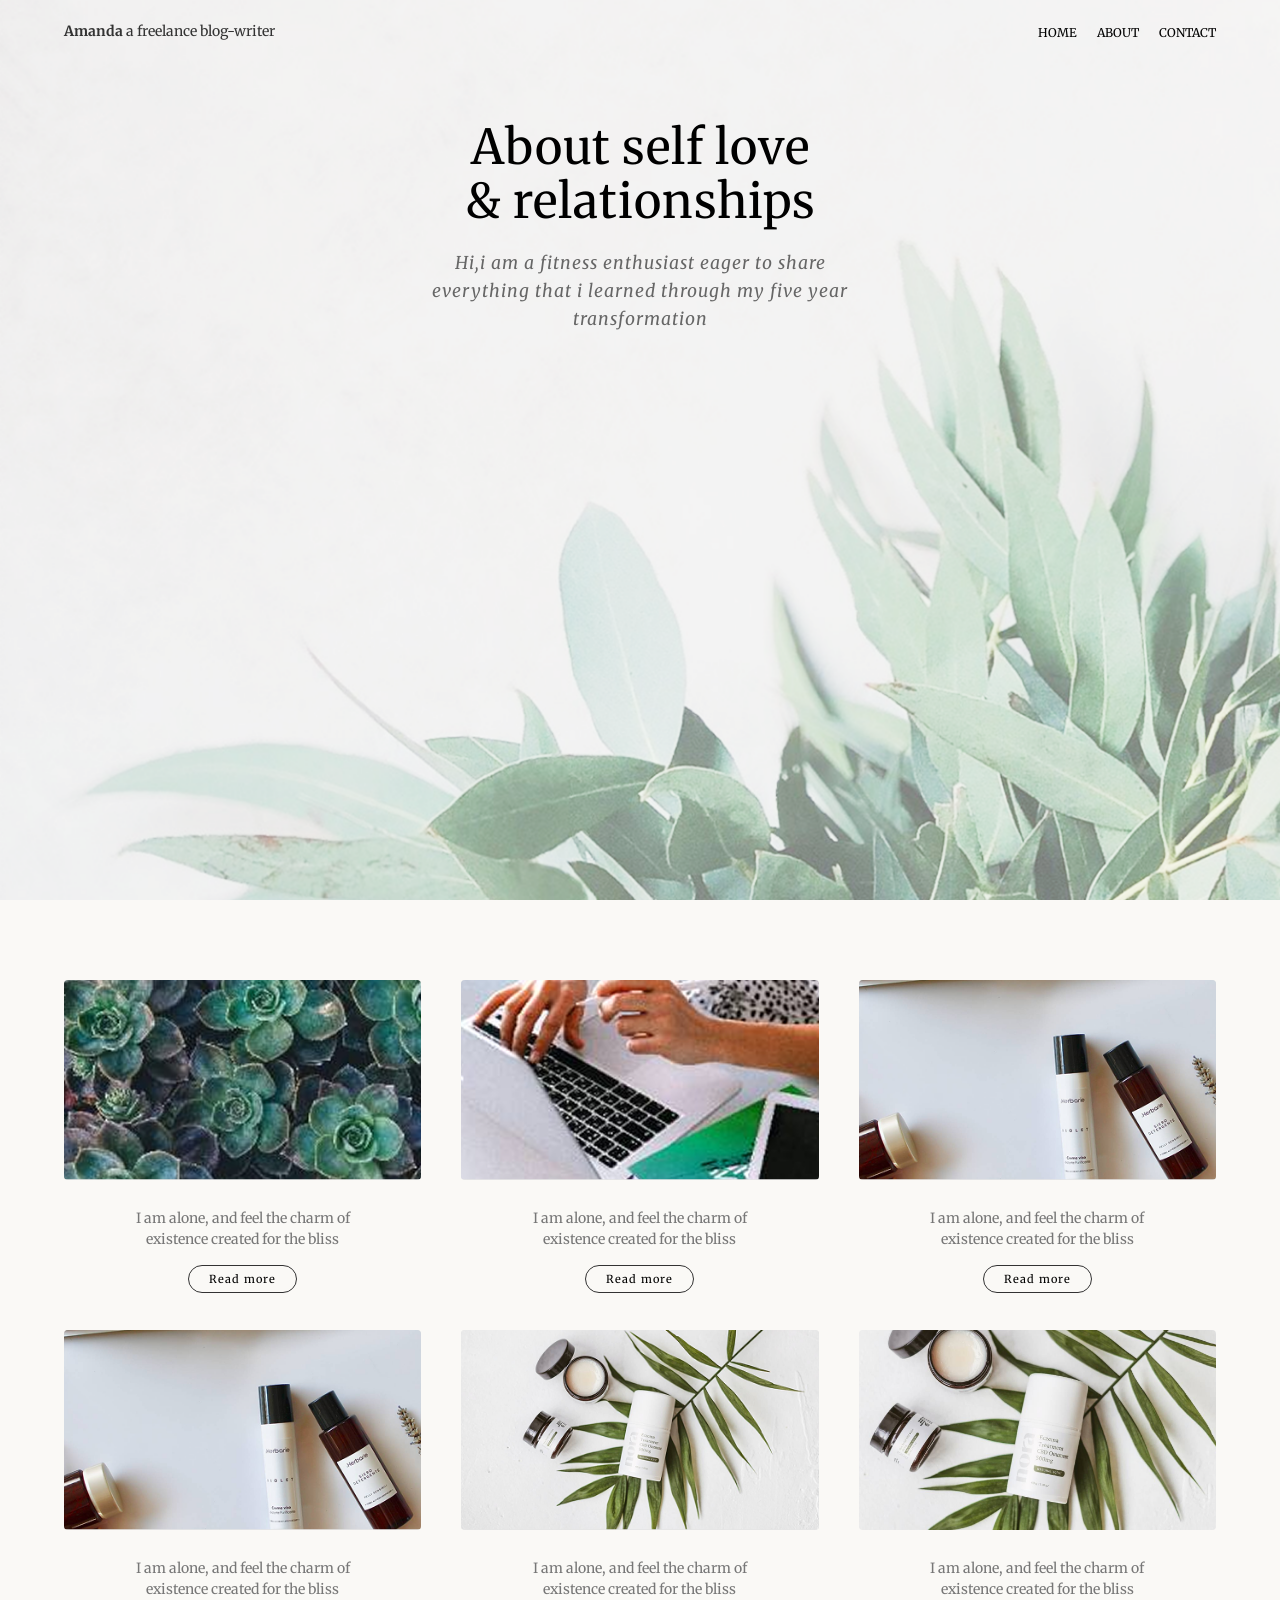
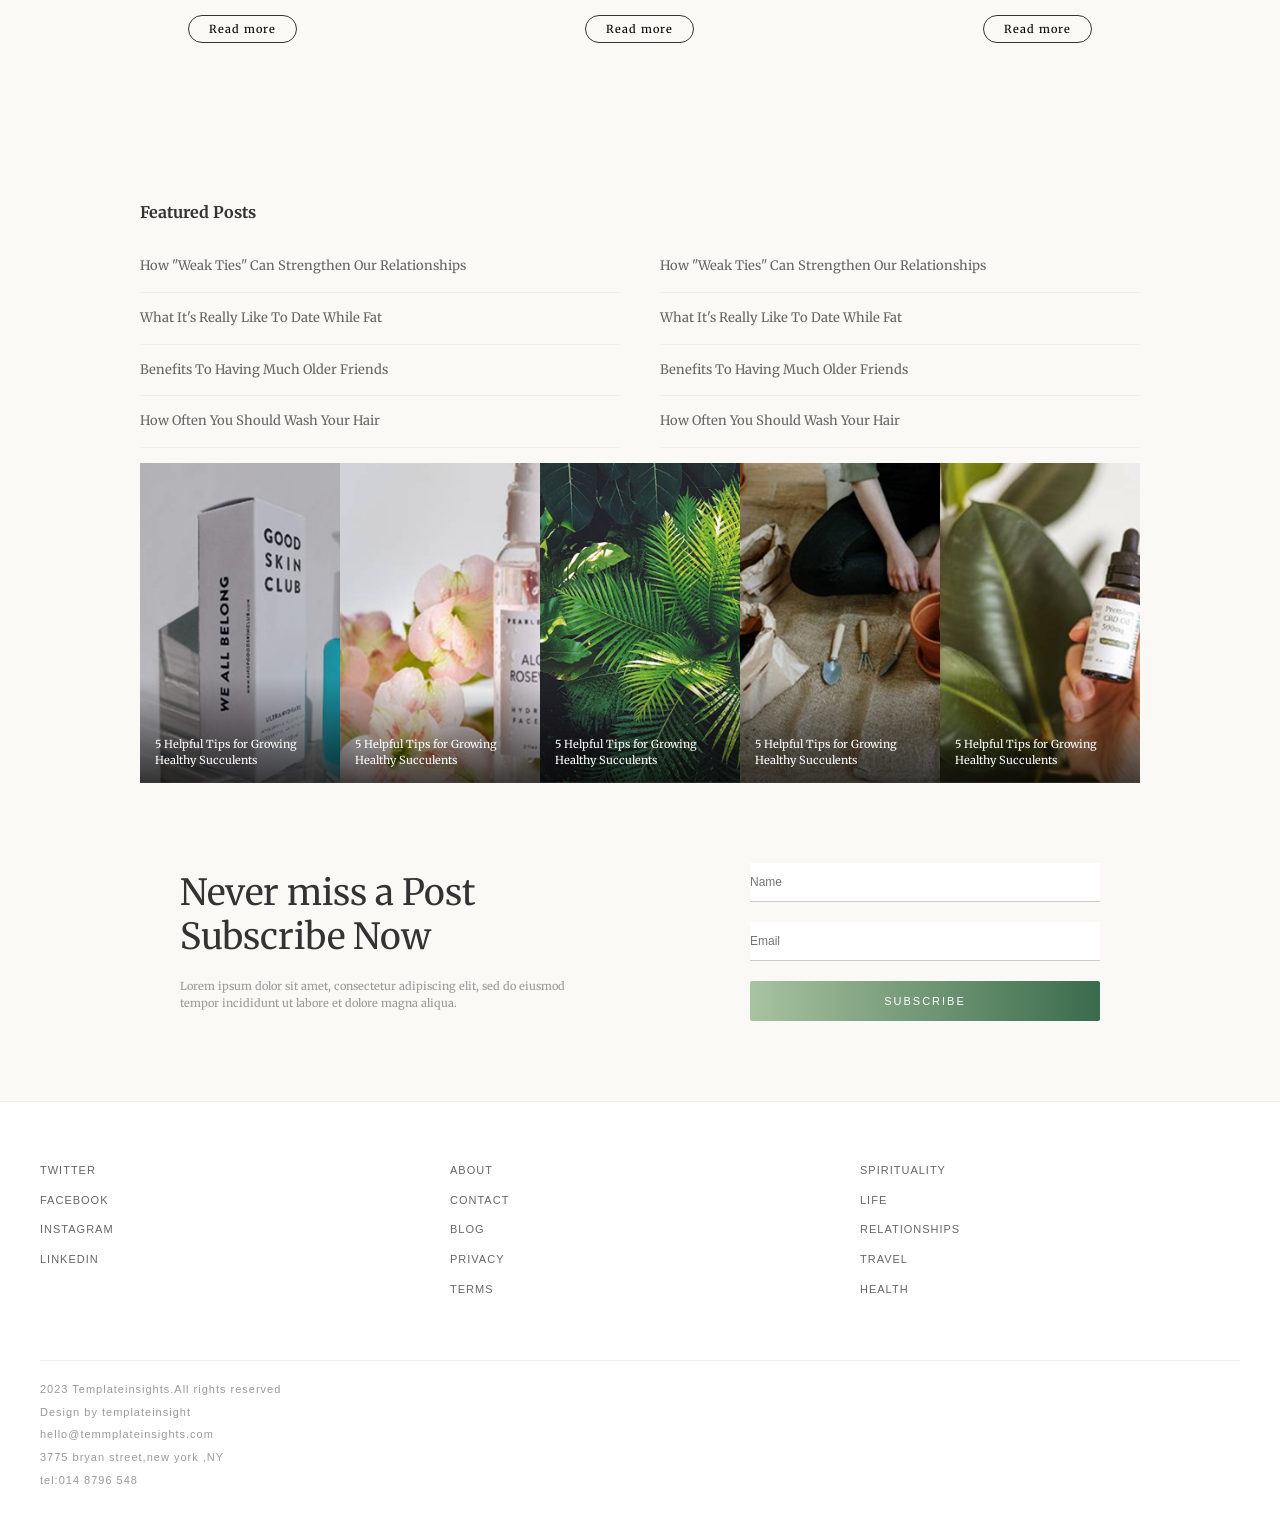
<file: index.html>
<!DOCTYPE html>
<html lang="en">
<head>
    <meta charset="UTF-8">
    <meta name="viewport" content="width=device-width, initial-scale=1.0">
    <title>Document</title>
    <link rel="stylesheet" href="project.css">
</head>
<body>
   
    <nav>
    <p>
        <span class="lol">Amanda</span> a freelance blog-writer
    </p>
    <div class="nav-menu">
        <a href="index.html">HOME</a>
        <a href="about.html">ABOUT</a>
        <a href="contact.html">CONTACT</a>

    </div>

    </nav>
  
        <section class="hero">
            <h1>About self love <br>
               & relationships</h1>
            <p>Hi,i am a fitness enthusiast eager to share <br> everything that i learned through my five year <br> transformation</p>
        </section>

            

            

    
   
<div class="blog-grid">
  <!-- Row 1 -->
  <div class="card">
    <img src="images/mVXskviY-PQ (1).png" alt="">
    <h3>I am alone, and feel the charm of existence created for the bliss</h3>
    <a href="about.html" class="btn">Read more</a>
  </div>
  <div class="card">
    <img src="images/mVXskviY-PQ-2.png" alt="">
    <h3>I am alone, and feel the charm of existence created for the bliss</h3>
    <a href="about.html" class="btn">Read more</a>
  </div>
  <div class="card">
    <img src="images/mVXskviY-PQ-3.png" alt="">
    <h3>I am alone, and feel the charm of existence created for the bliss</h3>
    <a href="about.html" class="btn">Read more</a>
  </div>

  <div class="card">
    <img src="images/mVXskviY-PQ-3.png" alt="">
    <h3>I am alone, and feel the charm of existence created for the bliss</h3>
    <a href="about.html" class="btn">Read more</a>
  </div>
  <div class="card">
    <img src="images/mVXskviY-PQ-4.png" alt="">
    <h3>I am alone, and feel the charm of existence created for the bliss</h3>
    <a href="about.html" class="btn">Read more</a>
  </div>
  <div class="card">
    <img src="images/mVXskviY-PQ-5.png" alt="">
    <h3>I am alone, and feel the charm of existence created for the bliss</h3>
    <a href="about.html" class="btn">Read more</a>
  </div>
</div>

<div class="featured">
  <h2>Featured Posts</h2>
  <div class="featured-grid">
    <div>
      <div class="featured-item">How "Weak Ties" Can Strengthen Our Relationships</div>
      <div class="featured-item">What It's Really Like To Date While Fat</div>
      <div class="featured-item">Benefits To Having Much Older Friends</div>
      <div class="featured-item">How Often You Should Wash Your Hair</div>
    </div>
    <div>
      <div class="featured-item">How "Weak Ties" Can Strengthen Our Relationships</div>
      <div class="featured-item">What It's Really Like To Date While Fat</div>
      <div class="featured-item">Benefits To Having Much Older Friends</div>
      <div class="featured-item">How Often You Should Wash Your Hair</div>
    </div>
  </div>
  <div class="top-row">
  
  <div class="img-card card-1">
    <div class="overlay">5 Helpful Tips for Growing Healthy Succulents</div>
  </div>

  <div class="img-card card-2">
    <div class="overlay">5 Helpful Tips for Growing Healthy Succulents</div>
  </div>

  <div class="img-card  card-3">
    <div class="overlay">5 Helpful Tips for Growing Healthy Succulents</div>
  </div>

  <div class="img-card card-4">
    <div class="overlay">5 Helpful Tips for Growing Healthy Succulents</div>
  </div>

  <div class="img-card card-5">
    <div class="overlay">5 Helpful Tips for Growing Healthy Succulents</div>
  </div>

</div>


<div class="subscribe">
  <div class="subscribe-left">
    <h2>Never miss a Post<br>Subscribe Now</h2>
    <p>Lorem ipsum dolor sit amet, consectetur adipiscing elit, sed do eiusmod tempor incididunt ut labore et dolore magna aliqua.</p>
  </div>

  <div class="subscribe-right">
    <input type="text" placeholder="Name">
    <input type="email" placeholder="Email">
    <button>SUBSCRIBE</button>
  </div>
</div>
</div>
<footer class="footer">
        <div class="footer-container">
            <div class="footer-column">
                <ul class="footer-links">
                    <li><a href="">TWITTER</a></li>
                    <li><a href="">FACEBOOK</a></li>
                    <li><a href="">INSTAGRAM</a></li>
                    <li><a href="">LINKEDIN</a></li>
                </ul>
            </div>
            <div class="footer-column">
                <ul class="footer-links">
                    <li><a href="">ABOUT</a></li>
                    <li><a href="">CONTACT</a></li>
                    <li><a href="">BLOG</a></li>
                    <li><a href="">PRIVACY</a></li>
                    <li><a href="">TERMS</a></li>

                </ul>
            </div>
            <div class="footer-column">
                    <ul class="footer-links">
                      <li><a href="">SPIRITUALITY</a></li>
                      <li><a href="">LIFE</a></li>
                      <li><a href="">RELATIONSHIPS</a></li>
                      <li><a href="">TRAVEL</a></li>
                      <li><a href="">HEALTH</a></li>
                    </ul>
            </div>
        </div>
        <div class="footer-bottom">
            <div class="copyright">
                <p>2023 Templateinsights.All rights reserved </p>
                <p>Design by templateinsight </p>
                <div class="contact-info">
                    <p>hello@temmplateinsights.com</p>
                    <p>3775 bryan street,new york ,NY</p>
                    <p>tel:014 8796 548</p>
                </div>
            </div>
        </div>
    </footer>

</body>
</html>
</file>
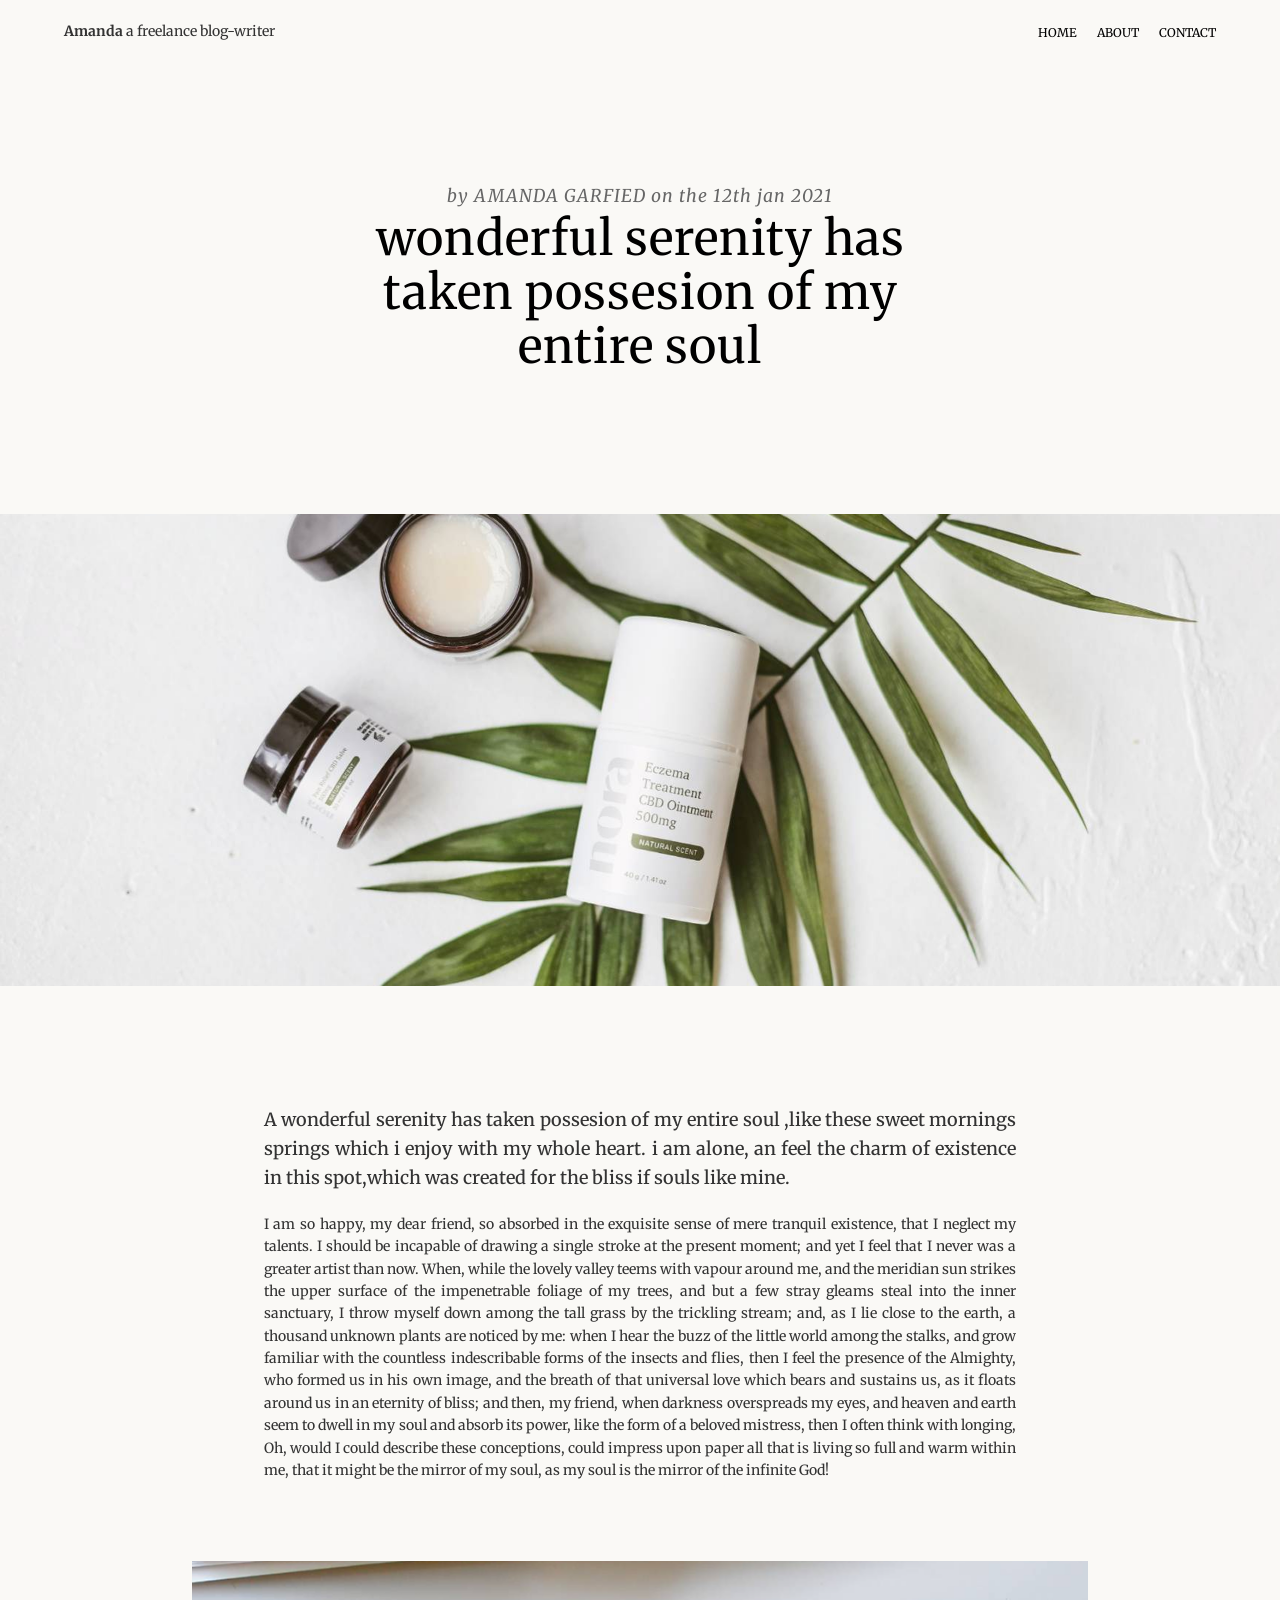
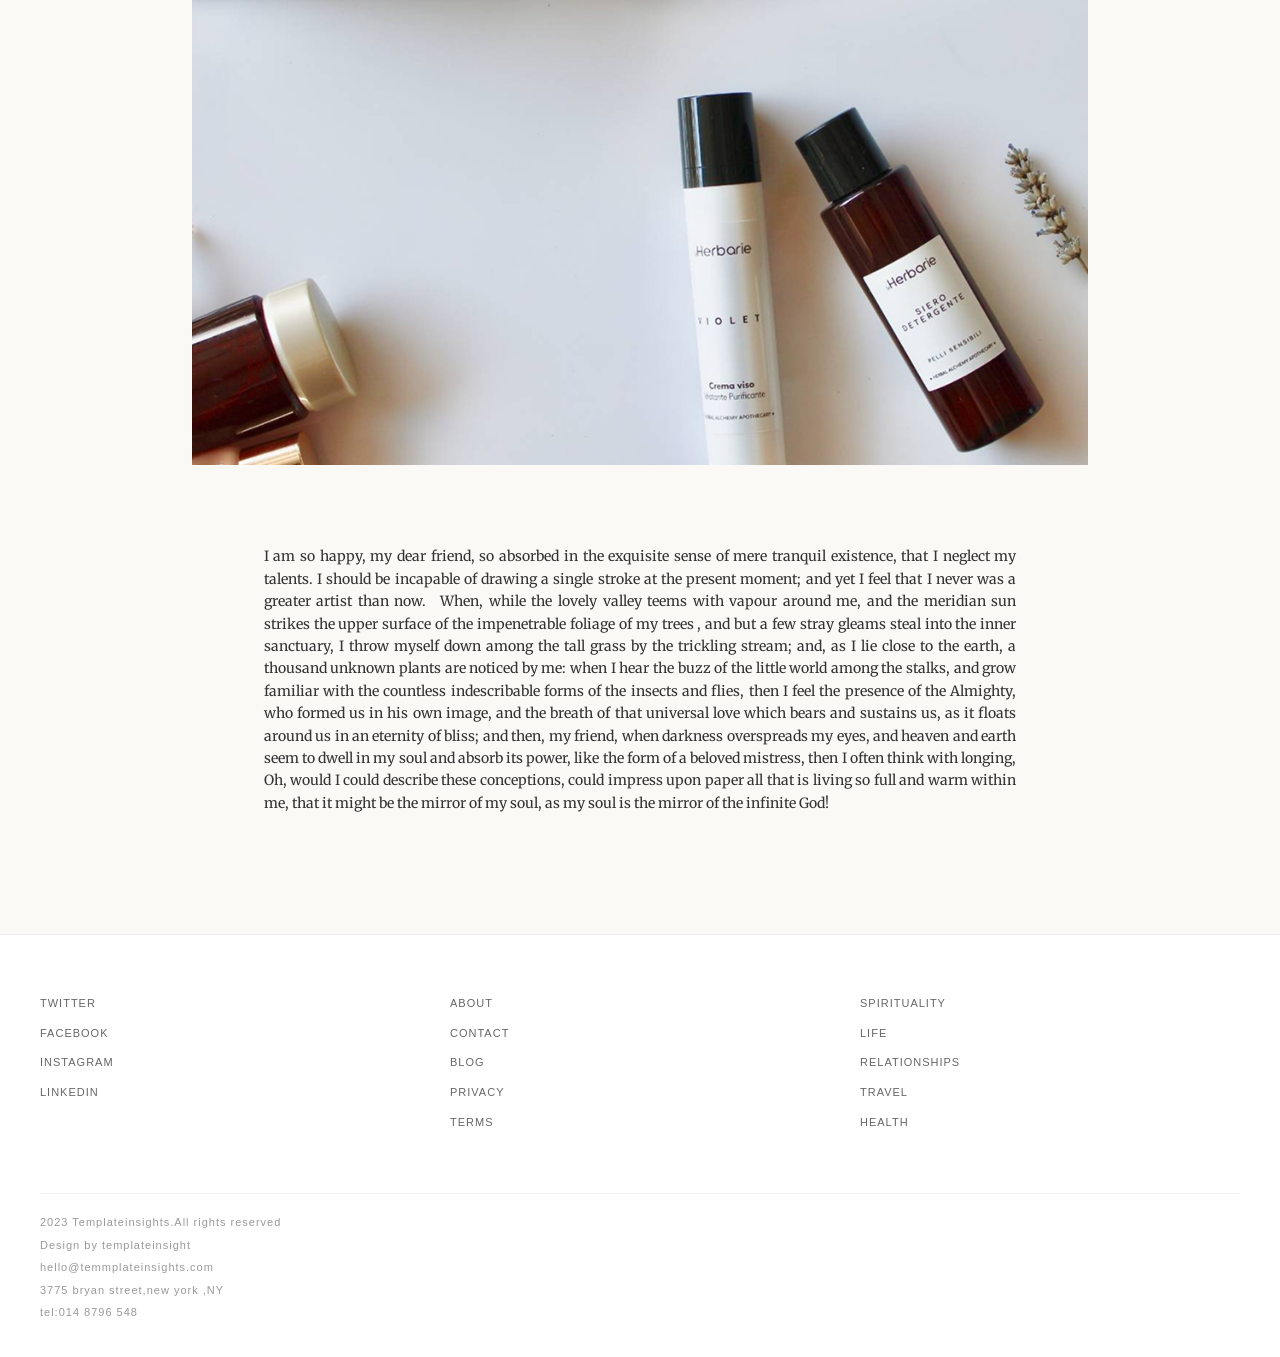
<file: about.html>
<!DOCTYPE html>
<html lang="en">
<head>
    <meta charset="UTF-8">
    <meta name="viewport" content="width=device-width, initial-scale=1.0">
    <title>Document</title>
    <link rel="stylesheet" href="about.css">
</head>
<body>
       <nav>
    <p>
        <span class="lol">Amanda</span> a freelance blog-writer
    </p>
    <div class="nav-menu">
        <a href="index.html">HOME</a>
        <a href="about.html">ABOUT</a>
        <a href="contact.html ">CONTACT</a>
    </div>

    </nav>
    <section class="hero">
        <p>by <span>AMANDA GARFIED </span>on the 12th jan 2021</p>
<h1>wonderful serenity has <br>taken possesion of my <br> entire soul</h1>
    </section>
    <div class="img">
        <img src="images/mVXskviY-PQ-5.png" alt="">
    </div>
    <div class="info">
        <h3>A wonderful serenity has taken possesion of my entire soul ,like these sweet mornings springs which i enjoy with my whole heart. i am alone, an feel the charm of existence in this spot,which was created for the bliss if souls like mine. </h3>
        <p>I am so happy, my dear friend, so absorbed in the exquisite sense of mere tranquil existence, that I neglect my talents. I should be incapable of drawing a single stroke at the present moment; and yet I feel that I never was a greater artist than now.

When, while the lovely valley teems with vapour around me, and the meridian sun strikes the upper surface of the impenetrable foliage of my trees, and but a few stray gleams steal into the inner sanctuary, I throw myself down among the tall grass by the trickling stream; and, as I lie close to the earth, a thousand unknown plants are noticed by me: when I hear the buzz of the little world among the stalks, and grow familiar with the countless indescribable forms of the insects and flies, then I feel the presence of the Almighty, who formed us in his own image, and the breath of that universal love which bears and sustains us, as it floats around us in an eternity of bliss; and then, my friend, when darkness overspreads my eyes, and heaven and earth seem to dwell in my soul and absorb its power, like the form of a beloved mistress, then I often think with longing, Oh, would I could describe these conceptions, could impress upon paper all that is living so full and warm within me, that it might be the mirror of my soul, as my soul is the mirror of the infinite God!
</p>
<img src="images/image (2).png" alt="" class="middle-img">
<p>I am so happy, my dear friend, so absorbed in the exquisite sense of mere tranquil existence, that I neglect my talents. I should be incapable of drawing a single stroke at the present moment; and yet I feel that I never was a greater artist than now.
 
When, while the lovely valley teems with vapour around me, and the meridian sun strikes the upper surface of the impenetrable foliage of my trees

, and but a few stray gleams steal into the inner sanctuary, I throw myself down among the tall grass by the trickling stream; and, as I lie close to the earth, a thousand unknown plants are noticed by me: when I hear the buzz of the little world among the stalks, and grow familiar with the countless indescribable forms of the insects and flies, then I feel the presence of the Almighty, who formed us in his own image, and the breath of that universal love which bears and sustains us, as it floats around us in an eternity of bliss; and then, my friend, when darkness overspreads my eyes, and heaven and earth seem to dwell in my soul and absorb its power, like the form of a beloved mistress, then I often think with longing, Oh, would I could describe these conceptions, could impress upon paper all that is living so full and warm within me, that it might be the mirror of my soul, as my soul is the mirror of the infinite God!

</p>
    </div>
    <footer class="footer">
        <div class="footer-container">
            <div class="footer-column">
                <ul class="footer-links">
                    <li><a href="">TWITTER</a></li>
                    <li><a href="">FACEBOOK</a></li>
                    <li><a href="">INSTAGRAM</a></li>
                    <li><a href="">LINKEDIN</a></li>
                </ul>
            </div>
            <div class="footer-column">
                <ul class="footer-links">
                    <li><a href="">ABOUT</a></li>
                    <li><a href="">CONTACT</a></li>
                    <li><a href="">BLOG</a></li>
                    <li><a href="">PRIVACY</a></li>
                    <li><a href="">TERMS</a></li>

                </ul>
            </div>
            <div class="footer-column">
                    <ul class="footer-links">
                      <li><a href="">SPIRITUALITY</a></li>
                      <li><a href="">LIFE</a></li>
                      <li><a href="">RELATIONSHIPS</a></li>
                      <li><a href="">TRAVEL</a></li>
                      <li><a href="">HEALTH</a></li>
                    </ul>
            </div>
        </div>
        <div class="footer-bottom">
            <div class="copyright">
                <p>2023 Templateinsights.All rights reserved </p>
                <p>Design by templateinsight </p>
                <div class="contact-info">
                    <p>hello@temmplateinsights.com</p>
                    <p>3775 bryan street,new york ,NY</p>
                    <p>tel:014 8796 548</p>
                </div>
            </div>
        </div>
    </footer>
</body>
</html>
</file>
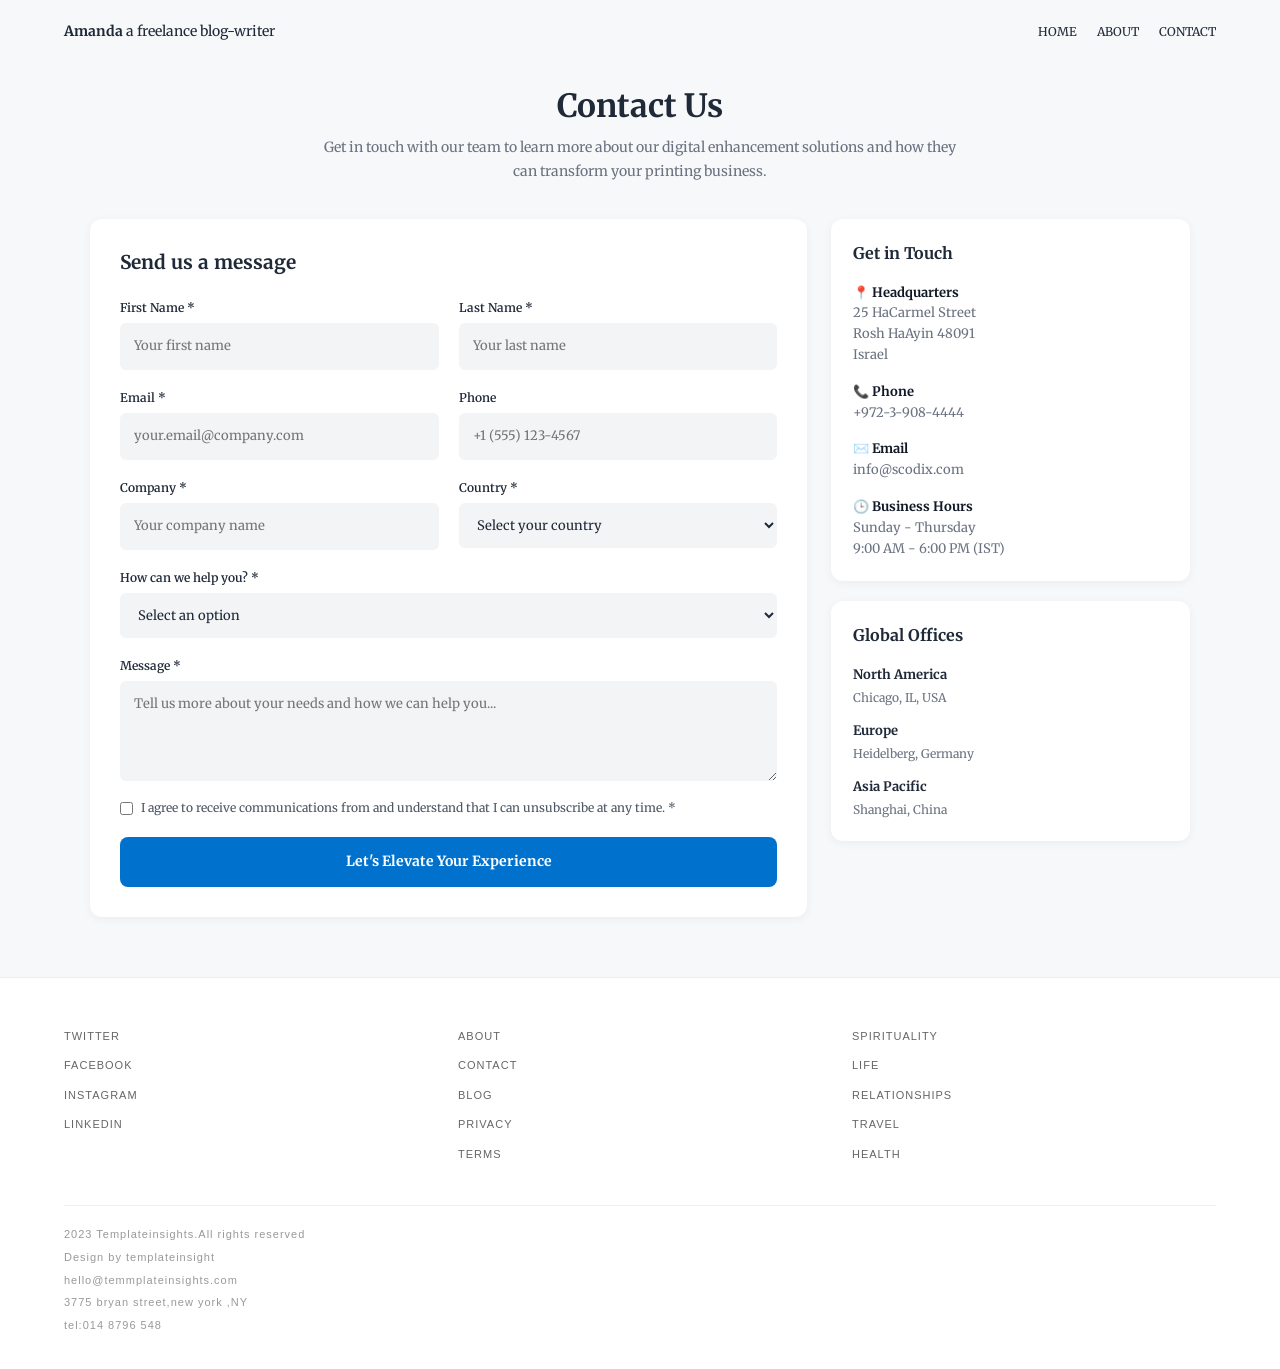
<file: contact.html>
<!DOCTYPE html>
<html lang="en">
<head>
    <meta charset="UTF-8">
    <meta name="viewport" content="width=device-width, initial-scale=1.0">
    <title>Document</title>
    <link rel="stylesheet" href="contact.css">
</head>
<body>
    <nav>
    <p>
        <span class="lol">Amanda</span> a freelance blog-writer
    </p>
    <div class="nav-menu">
        <a href="index.html">HOME</a>
        <a href="about.html">ABOUT</a>
        <a href="contact.html">CONTACT</a>
    </div>

    </nav>

<div class="top">
  <h1>Contact Us</h1>
  <p>Get in touch with our team to learn more about our digital enhancement solutions and how they can transform your printing business.</p>
</div>

<div class="wrap">

  <div class="form-box">
    <h2>Send us a message</h2>
    <form>
      <div class="row">
        <div class="field"><label>First Name *</label><input type="text" placeholder="Your first name"></div>
        <div class="field"><label>Last Name *</label><input type="text" placeholder="Your last name"></div>
      </div>
      <div class="row">
        <div class="field"><label>Email *</label><input type="email" placeholder="your.email@company.com"></div>
        <div class="field"><label>Phone</label><input type="tel" placeholder="+1 (555) 123-4567"></div>
      </div>
      <div class="row">
        <div class="field"><label>Company *</label><input type="text" placeholder="Your company name"></div>
        <div class="field"><label>Country *</label><select><option>Select your country</option><option>Nigeria</option><option>USA</option><option>UK</option><option>Israel</option></select></div>
      </div>

      <div class="field"><label>How can we help you? *</label><select><option>Select an option</option><option>Buy a Machine</option><option>Get a Demo</option><option>Support</option></select></div>
      
      <div class="field"><label>Message *</label><textarea placeholder="Tell us more about your needs and how we can help you..."></textarea></div>

      <label class="check"><input type="checkbox"> I agree to receive communications from and understand that I can unsubscribe at any time. *</label>
      
      <button class="btn" type="submit">Let's Elevate Your  Experience</button>
    </form>
  </div>
  <div class="side">
    <div class="card">
      <h3>Get in Touch</h3>
      <div class="info"><b>📍 Headquarters</b>25 HaCarmel Street<br>Rosh HaAyin 48091<br>Israel</div>
      <div class="info"><b>📞 Phone</b>+972-3-908-4444</div>
      <div class="info"><b>✉️ Email</b>info@scodix.com</div>
      <div class="info"><b>🕒 Business Hours</b>Sunday - Thursday<br>9:00 AM - 6:00 PM (IST)</div>
    </div>

    <div class="card offices">
      <h3>Global Offices</h3>
      <h4>North America</h4><p>Chicago, IL, USA</p>
      <h4>Europe</h4><p>Heidelberg, Germany</p>
      <h4>Asia Pacific</h4><p>Shanghai, China</p>
    </div>
  </div>

</div>




    

    <footer class="footer">
        <div class="footer-container">
            <div class="footer-column">
                <ul class="footer-links">
                    <li><a href="">TWITTER</a></li>
                    <li><a href="">FACEBOOK</a></li>
                    <li><a href="">INSTAGRAM</a></li>
                    <li><a href="">LINKEDIN</a></li>
                </ul>
            </div>
            <div class="footer-column">
                <ul class="footer-links">
                    <li><a href="">ABOUT</a></li>
                    <li><a href="">CONTACT</a></li>
                    <li><a href="">BLOG</a></li>
                    <li><a href="">PRIVACY</a></li>
                    <li><a href="">TERMS</a></li>

                </ul>
            </div>
            <div class="footer-column">
                    <ul class="footer-links">
                      <li><a href="">SPIRITUALITY</a></li>
                      <li><a href="">LIFE</a></li>
                      <li><a href="">RELATIONSHIPS</a></li>
                      <li><a href="">TRAVEL</a></li>
                      <li><a href="">HEALTH</a></li>
                    </ul>
            </div>
        </div>
        <div class="footer-bottom">
            <div class="copyright">
                <p>2023 Templateinsights.All rights reserved </p>
                <p>Design by templateinsight </p>
                <div class="contact-info">
                    <p>hello@temmplateinsights.com</p>
                    <p>3775 bryan street,new york ,NY</p>
                    <p>tel:014 8796 548</p>
                </div>
            </div>
        </div>
    </footer>
</body>
</html>
</file>
<file: project.css>
@import url('https://fonts.googleapis.com/css2?family=Merriweather:ital,opsz,wght@0,18..144,300..900;1,18..144,300..900&display=swap');
*{
    margin: 0px;
    padding: 0px;
    box-sizing: border-box;
}
body{
  font-family: "Merriweather", serif;
}
.materials-symbols-outlined{
    font-variation-settings:
    'FILL'0,
    'WGHT'400,
    'GRAD'0,
    'OPSZ'2,

}
nav{
display: flex;  
justify-content: space-between;
padding: 20px 5%;
align-items: flex-end;
position: absolute;
left: 0px;
right: 0px;
text-decoration: none;
}
.nav-menu{
    display: flex;
    column-gap: 20px;
    text-decoration: none;
}
.lol{
  font-weight: 700;

}
nav p{
  font-size: 14px;
}
.nav-menu a{
  text-decoration: none;
  color: black;
  font-size: 12px;
}
body{
    background-color: white;
    color: #333;
    line-height: 1.6;
    background-color: #faf9f6;

}
.container{
    max-width: 1100px;
    margin: auto;
    text-align: center;
}
.hero{
    text-align: center;
    color: #555;
    letter-spacing: 1px;
    background-image: url("images/bg-plant.png.png");
    height: 100dvh;
    background-size: cover;
    padding-top: 120px;
    
}

.hero h1{
    font-size: 3rem;
    line-height: 3.4rem;
    font-weight: normal;
    margin-bottom: 20px;
    color: black;

}
.hero p {
    font-size: 1.1rem;
    color: #666;
    max-width: 1200px;
    margin: 0 auto;
    font-style: italic;
}
.main-content{
    max-width: 1200px;
    margin: 0 auto;
    padding: 40px 20px;
}
.blog-grid{
    display:grid;
    grid-template-columns: repeat(3, 1fr);
    width: 100%;
    gap: 40px;
    margin:0 auto;
    padding: 80px 5%;
  }
  .card{
    text-align:center;
  }
  .card img{
    width:100%;
    height:200px;
    background:#E5E5E5;
    border-radius:4px;
    margin-bottom:20px;
    object-fit:cover;
  }
  .card h3{
    font-size:14px;
    font-weight:400;
    line-height:1.5;
    margin-bottom:15px;
    color:#777;
    max-width:250px;
    margin-left:auto;
    margin-right:auto;
  }
  .card .btn{
    border:1px solid #333;
    background:none;
    padding:6px 20px;
    border-radius:20px;
    font-size:11px;
    cursor:pointer;
    letter-spacing:1px;
    text-decoration: none;
    color: black;
  }
  .card .btn:hover{background:#333;color:#fff}


  .featured{
    max-width:1000px;
    margin:80px auto 0;
  }
  .featured h2{
    font-size:16px;
    margin-bottom:30px;
    text-align:left;
  }
  .featured-grid{
    display:grid;
    grid-template-columns: 1fr 1fr;
    gap:40px;
  }
  .featured-item{
    border-bottom:1px solid #eee;
    padding-bottom:15px;
    margin-bottom:15px;
    font-size:13px;
    color:#666;
    line-height:1.6;
  }

  @media(max-width:800px){
    .blog-grid{grid-template-columns:1fr 1fr}
    body{padding:20px}
  }
  @media(max-width:500px){
    .blog-grid{grid-template-columns:1fr}
  }
   

  .top-row{
    display:grid;
    grid-template-columns:repeat(5, 1fr);
    width:100%;
  }
  .img-card{
    position:relative;
    height:320px;
    overflow:hidden;
    background:#E5E5E5;
  }
  .img-card img{
    width:100%;
    height:100%;
    object-fit:cover;
    display:block;
  }
  .img-card .overlay{
    position:absolute;
    bottom:0;
    left:0;
    right:0;
    background: linear-gradient(transparent, rgba(0,0,0,0.7));
    padding:60px 15px 15px;
    color:#fff;
    font-size:11px;
    line-height:1.4;
  }

  
  .subscribe{
    max-width:1000px;
    margin:0 auto;
    padding:80px 40px;
    display:flex;
    justify-content:space-between;
    align-items:center;
    gap:60px;
  }
  .subscribe-left h2{
    font-size:36px;
    font-weight:400;
    line-height:1.2;
    color:#333;
    margin-bottom:20px;
  }
  .subscribe-left p{
    font-size:11px;
    color:#999;
    line-height:1.6;
    max-width:400px;
  }
  .subscribe-right{
    width:350px;
  }
  .subscribe-right input{
    width:100%;
    border:none;
    border-bottom:1px solid #ccc;
    padding:12px 0;
    font-size:12px;
    margin-bottom:20px;
    outline:none;
    font-family:Arial;
  }
  .subscribe-right button{
    width:100%;
    background: linear-gradient(90deg, #a8c3a0, #3a6b4c);
    color:#fff;
    border:none;
    padding:14px;
    font-size:11px;
    letter-spacing:2px;
    cursor:pointer;
    border-radius:2px;
  }
  .card-1{
    background-image: url(images/Rectangle\ 50.png);
    background-size: cover;
  }
  .card-2{
    background-image: url(images/Rectangle\ 51.png);
    background-size: cover;
  }
  .card-3{
    background-image: url(images/Rectangle\ 52.png);
    background-size: cover;
  }
  .card-4{
    background-image: url(images/Rectangle\ 53.png);
    background-size: cover;
  }
  .card-5{
    background-image: url(images/Rectangle\ 54.png);
    background-size: cover;
  }
  .footer{
  background-color: #ffffff;
  color: #666666;
  font-family: Arial, sans-serif;
  font-size: 11px;
  letter-spacing: 1px;
  padding: 60px 40px 30px 40px;
  border-top: 1px solid #eeeeee;

}
.footer-container{
  display: flex;
  justify-content: space-between;
  max-width: 1200px;
  margin: 0 auto;
  flex-wrap: wrap;
  gap: 30px;
}
.footer-column{
  flex: 1;
  min-width: 120px;

}
.footer-links{
  list-style: none;
  padding: 0;
  margin: 0;
}
.footer-links li {
  margin-bottom: 12px;

}
.footer-links a{
  text-decoration: none;
  color: #666666;
  text-transform: uppercase;
  transition: color 0.2 ease;

}
.footer-links a :hover{
  color: #000000;
}

@media (max-width: 800px){
  body{
    padding: 0;
  }
  .featured{
    padding: 0 5%;
  }
  .top-row{
    grid-template-columns: repeat(auto-fit, minmax(min(100%, 180px), 1fr));
  }
  .subscribe{
    padding: 60px 5%;
    gap: 32px;
  }
  .subscribe-right{
    width: min(100%, 350px);
  }
  .footer{
    padding: 50px 5% 30px;
  }
}

@media (max-width: 600px){
  nav{
    align-items: center;
    gap: 16px;
    padding: 16px 5%;
  }
  nav p{
    max-width: 55%;
  }
  .nav-menu{
    gap: 12px;
  }
  .nav-menu a{
    font-size: 11px;
  }
  .hero{
    min-height: 100svh;
    height: auto;
    padding: 120px 5% 60px;
  }
  .hero h1{
    font-size: clamp(2rem, 8vw, 3rem);
    line-height: 1.15;
  }
  .hero p{
    font-size: 1rem;
  }
  .blog-grid{
    grid-template-columns: 1fr;
    gap: 32px;
    padding: 50px 5%;
  }
  .card img{
    height: auto;
    aspect-ratio: 4 / 3;
  }
  .featured{
    margin-top: 40px;
  }
  .featured-grid{
    grid-template-columns: 1fr;
    gap: 0;
  }
  .top-row{
    grid-template-columns: repeat(2, minmax(0, 1fr));
  }
  .img-card{
    height: 240px;
  }
  .subscribe{
    flex-direction: column;
    align-items: stretch;
    padding: 50px 5%;
    gap: 28px;
  }
  .subscribe-left h2{
    font-size: 30px;
  }
  .subscribe-right{
    width: 100%;
  }
  .footer-container{
    display: grid;
    grid-template-columns: repeat(2, minmax(0, 1fr));
    gap: 24px;
  }
  .footer-column{
    min-width: 0;
  }
  .footer-bottom{
    margin-top: 28px;
  }
}

@media (max-width: 360px){
  .top-row,
  .footer-container{
    grid-template-columns: 1fr;
  }
  nav{
    flex-wrap: wrap;
  }
  nav p{
    max-width: 100%;
  }
  .nav-menu{
    width: 100%;
  }
}
.footer-bottom{
  display: flex;
  justify-content: space-between;
  align-items: flex-start;
  max-width: 1200px;
  margin: 50px auto 0 auto;
  padding-top: 20px;
  border-top: 1px solid #f0f0f0;
  color: #999999;
  line-height: 1.6;
}
.copyright p, .contact-info p{
  margin: 0 0 5px 0;

}
@media(max-width:768px){
  .footer-container{
    display: grid;
    grid-template-columns: repeat(2,1fr);
  }
  .footer-bottom{
    flex-direction: column;
    gap: 20px;
  }
  .contact-info{
    text-align: left;
  }
}
</file>
<file: about.css>
@import url('https://fonts.googleapis.com/css2?family=Merriweather:ital,opsz,wght@0,18..144,300..900;1,18..144,300..900&display=swap');
*{
    margin: 0px;
    padding: 0px;
    box-sizing: border-box;
}
body{
  font-family: "Merriweather", serif;
}
.materials-symbols-outlined{
    font-variation-settings:
    'FILL'0,
    'WGHT'400,
    'GRAD'0,
    'OPSZ'2,

}
nav{
display: flex;  
justify-content: space-between;
padding: 20px 5%;
align-items: flex-end;
left: 0px;
right: 0px;
text-decoration: none;
}
.nav-menu{
    display: flex;
    column-gap: 20px;
    text-decoration: none;
}
.lol{
  font-weight: 700;

}
nav p{
  font-size: 14px;
}
.nav-menu a{
  text-decoration: none;
  color: black;
  font-size: 12px;
}
.hero{
    text-align: center;
    color: #555;
    letter-spacing: 1px;
    background-size: cover;
    padding: 120px 0px;
    
}

.hero h1{
    font-size: 3rem;
    line-height: 3.4rem;
    font-weight: normal;
    margin-bottom: 20px;
    color: black;

}
.hero p {
    font-size: 1.1rem;
    color: #666;
    max-width: 600px;
    margin: 0 auto;
    font-style: italic;
}
.main-content{
    width: 100%;
    margin: 0 auto;
    padding: 40px 20px;
}
body{
    background-color: white;
    color: #333;
    line-height: 1.6;
    background-color: #faf9f6;
    align-items: center;

}
.img img{
  width: 100%;
  height: auto;
  display: block;
  object-fit: cover;
}
.footer{
  background-color: #ffffff;
  color: #666666;
  font-family: Arial, sans-serif;
  font-size: 11px;
  letter-spacing: 1px;
  padding: 60px 40px 30px 40px;
  border-top: 1px solid #eeeeee;

}
.footer-container{
  display: flex;
  justify-content: space-between;
  max-width: 1200px;
  margin: 0 auto;
  flex-wrap: wrap;
  gap: 30px;
}
.footer-column{
  flex: 1;
  min-width: 120px;

}
.footer-links{
  list-style: none;
  padding: 0;
  margin: 0;
}
.footer-links li {
  margin-bottom: 12px;

}
.footer-links a{
  text-decoration: none;
  color: #666666;
  text-transform: uppercase;
  transition: color 0.2 ease;

}
.footer-links a :hover{
  color: #000000;
}
.footer-bottom{
  display: flex;
  justify-content: space-between;
  align-items: flex-start;
  max-width: 1200px;
  margin: 50px auto 0 auto;
  padding-top: 20px;
  border-top: 1px solid #f0f0f0;
  color: #999999;
  line-height: 1.6;
}
.copyright p, .contact-info p{
  margin: 0 0 5px 0;

}
@media(max-width:768px){
  .footer-container{
    display: grid;
    grid-template-columns: repeat(2,1fr);
  }
  .footer-bottom{
    flex-direction: column;
    gap: 20px;
  }
  .contact-info{
    text-align: left;
  }
}
.info{
  display: flex;
  flex-direction: column;
  align-items: center;
  padding: 120px 15%;
}
.info h3, .info p{
  padding: 0px 8%;
  text-align: justify;
}
.info h3{
  font-size: 18px;
  font-weight: 500;
  margin-bottom: 20px;
}
.info p {
  font-size: 14px;
}
.middle-img{
  width: 100%;
  object-fit: cover;
  aspect-ratio: 16 / 9;
  margin: 80px 0px;
}

@media (max-width: 600px){
  nav{
    align-items: center;
    gap: 16px;
    padding: 16px 5%;
  }
  nav p{
    max-width: 55%;
  }
  .nav-menu{
    gap: 12px;
  }
  .nav-menu a{
    font-size: 11px;
  }
  .hero{
    padding: 80px 5%;
  }
  .hero h1{
    font-size: clamp(1.8rem, 8vw, 2.5rem);
    line-height: 1.2;
  }
  .hero p{
    font-size: 1rem;
  }
  .info{
    padding: 56px 6%;
  }
  .info h3,
  .info p{
    padding: 0;
  }
  .info h3{
    font-size: 16px;
  }
  .middle-img{
    margin: 36px 0;
  }
  .footer{
    padding: 50px 5% 30px;
  }
  .footer-container{
    gap: 24px;
  }
  .footer-column{
    min-width: 0;
  }
}

@media (max-width: 360px){
  nav{
    flex-wrap: wrap;
  }
  nav p{
    max-width: 100%;
  }
  .nav-menu{
    width: 100%;
  }
  .footer-container{
    grid-template-columns: 1fr;
  }
}
</file>
<file: contact.css>
@import url('https://fonts.googleapis.com/css2?family=Merriweather:ital,opsz,wght@0,18..144,300..900;1,18..144,300..900&display=swap');

* {
  box-sizing: border-box;
  margin: 0;
  padding: 0;
}

body {
  background: #f7f8fa;
  color: #1f2937;
  font-family: "Merriweather", serif;
  line-height: 1.6;
}

nav {
  display: flex;
  align-items: center;
  justify-content: space-between;
  gap: 20px;
  padding: 20px 5%;
}

nav p {
  font-size: 14px;
}

.lol {
  font-weight: 700;
}

.nav-menu {
  display: flex;
  flex-wrap: wrap;
  gap: 12px 20px;
}

.nav-menu a {
  color: #1f2937;
  font-size: 12px;
  text-decoration: none;
}

.top {
  width: min(100% - 40px, 650px);
  margin: 24px auto 35px;
  text-align: center;
}

.top h1 {
  margin-bottom: 10px;
  font-size: clamp(26px, 4vw, 32px);
  line-height: 1.25;
}

.top p {
  color: #6b7280;
  font-size: 14px;
  line-height: 1.7;
}

.wrap {
  display: grid;
  grid-template-columns: minmax(0, 2fr) minmax(250px, 1fr);
  align-items: start;
  gap: 24px;
  width: min(100% - 40px, 1100px);
  margin: 0 auto 60px;
}

.form-box,
.card {
  min-width: 0;
  background: #fff;
  border-radius: 12px;
  box-shadow: 0 2px 10px rgba(0, 0, 0, 0.05);
}

.form-box {
  padding: clamp(20px, 3vw, 30px);
}

.form-box h2 {
  margin-bottom: 22px;
  font-size: 19px;
  line-height: 1.4;
}

.row {
  display: flex;
  gap: 20px;
}

.field {
  flex: 1 1 0;
  min-width: 0;
  margin-bottom: 18px;
}

.field label {
  display: block;
  margin-bottom: 6px;
  font-size: 12px;
  font-weight: 600;
}

.field input,
.field select,
.field textarea {
  display: block;
  width: 100%;
  min-width: 0;
  padding: 13px 14px;
  border: 0;
  border-radius: 6px;
  outline: none;
  background: #f3f4f6;
  color: #1f2937;
  font: inherit;
  font-size: 13px;
}

.field input:focus-visible,
.field select:focus-visible,
.field textarea:focus-visible,
.check input:focus-visible,
.btn:focus-visible {
  outline: 2px solid #0072ce;
  outline-offset: 2px;
}

.field textarea {
  min-height: 100px;
  resize: vertical;
}

.check {
  display: flex;
  align-items: flex-start;
  gap: 8px;
  margin: 5px 0 20px;
  color: #4b5563;
  font-size: 12px;
  line-height: 1.5;
}

.check input {
  flex: 0 0 auto;
  margin-top: 3px;
}

.btn {
  width: 100%;
  padding: 15px;
  border: 0;
  border-radius: 8px;
  background: #0072ce;
  color: #fff;
  font: inherit;
  font-size: 14px;
  font-weight: 700;
  line-height: 1.4;
  cursor: pointer;
}

.btn:hover {
  background: #005eaa;
}

.side {
  display: flex;
  min-width: 0;
  flex-direction: column;
  gap: 20px;
}

.card {
  padding: 22px;
}

.card h3 {
  margin-bottom: 16px;
  font-size: 16px;
}

.info {
  margin-bottom: 16px;
  color: #6b7280;
  font-size: 13px;
  line-height: 1.6;
  overflow-wrap: anywhere;
}

.info:last-child {
  margin-bottom: 0;
}

.info b {
  display: block;
  color: #111827;
  font-size: 13px;
}

.offices h4 {
  margin: 14px 0 2px;
  font-size: 13px;
}

.offices p {
  color: #6b7280;
  font-size: 12px;
}

.footer {
  padding: 50px 5% 30px;
  border-top: 1px solid #eee;
  background: #fff;
  color: #666;
  font-family: Arial, sans-serif;
  font-size: 11px;
  letter-spacing: 1px;
}

.footer-container {
  display: flex;
  justify-content: space-between;
  gap: 30px;
  width: min(100%, 1200px);
  margin: 0 auto;
}

.footer-column {
  flex: 1 1 0;
  min-width: 0;
}

.footer-links {
  margin: 0;
  padding: 0;
  list-style: none;
}

.footer-links li {
  margin-bottom: 12px;
}

.footer-links a {
  color: #666;
  text-decoration: none;
  text-transform: uppercase;
}

.footer-links a:hover {
  color: #000;
}

.footer-bottom {
  display: flex;
  align-items: flex-start;
  justify-content: space-between;
  gap: 20px;
  width: min(100%, 1200px);
  margin: 30px auto 0;
  padding-top: 20px;
  border-top: 1px solid #f0f0f0;
  color: #999;
  line-height: 1.6;
}

.copyright p,
.contact-info p {
  margin-bottom: 5px;
  overflow-wrap: anywhere;
}

@media (max-width: 850px) {
  .wrap {
    grid-template-columns: 1fr;
  }

  .side {
    display: grid;
    grid-template-columns: repeat(2, minmax(0, 1fr));
    align-items: start;
  }
}

@media (max-width: 600px) {
  nav {
    gap: 16px;
    padding: 16px 5%;
  }

  nav p {
    max-width: 55%;
  }

  .nav-menu {
    gap: 10px 12px;
  }

  .nav-menu a {
    font-size: 11px;
  }

  .top {
    margin-top: 20px;
    margin-bottom: 28px;
  }

  .wrap {
    width: calc(100% - 32px);
    gap: 18px;
    margin-bottom: 40px;
  }

  .row {
    flex-direction: column;
    gap: 0;
  }

  .side {
    grid-template-columns: 1fr;
    gap: 16px;
  }

  .footer {
    padding: 40px 5% 24px;
  }

  .footer-container {
    display: grid;
    grid-template-columns: repeat(2, minmax(0, 1fr));
    gap: 24px;
  }

  .footer-bottom {
    flex-direction: column;
    gap: 12px;
    margin-top: 24px;
  }
}

@media (max-width: 360px) {
  nav {
    align-items: flex-start;
    flex-direction: column;
    gap: 8px;
  }

  nav p {
    max-width: 100%;
  }

  .nav-menu {
    width: 100%;
  }

  .top,
  .wrap {
    width: calc(100% - 24px);
  }

  .form-box,
  .card {
    padding: 18px;
  }

  .footer-container {
    grid-template-columns: 1fr;
    gap: 12px;
  }
}
</file>
